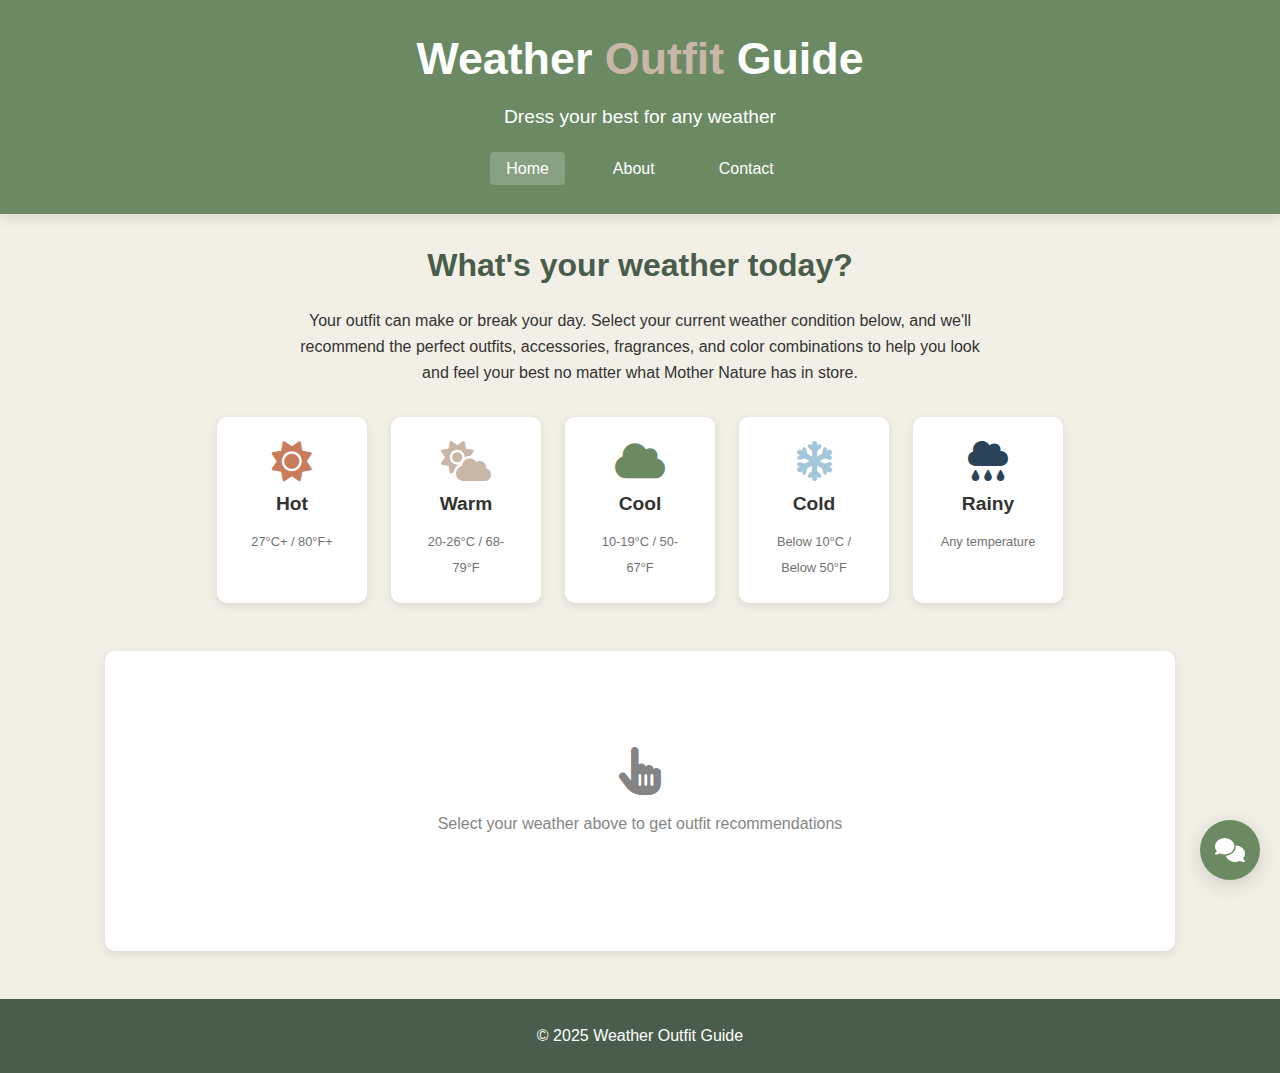
<file: index.html>
<!DOCTYPE html>
<html lang="en">
<head>
    <meta charset="UTF-8">
    <meta name="viewport" content="width=device-width, initial-scale=1.0">
    <title>Weather Outfit Guide</title>
    <link rel="stylesheet" href="styles.css">
    <link rel="stylesheet" href="https://cdnjs.cloudflare.com/ajax/libs/font-awesome/6.4.0/css/all.min.css">
    <link rel="icon" href="data:image/svg+xml,<svg xmlns=%22http://www.w3.org/2000/svg%22 viewBox=%220 0 100 100%22><text y=%22.9em%22 font-size=%2290%22>🌤️</text></svg>">
</head>
<body>
    <header>
        <div class="container">
            <h1>Weather <span>Outfit</span> Guide</h1>
            <p>Dress your best for any weather</p>
            <nav>
                <ul>
                    <li><a href="index.html" class="active">Home</a></li>
                    <li><a href="about.html">About</a></li>
                    <li><a href="contact.html">Contact</a></li>
                </ul>
            </nav>
        </div>
    </header>

    <main class="container">
        <section class="weather-input">
            <h2>What's your weather today?</h2>
            <p class="weather-description">
                Your outfit can make or break your day. Select your current weather condition below, and we'll recommend the perfect outfits, accessories, fragrances, and color combinations to help you look and feel your best no matter what Mother Nature has in store.
            </p>
            <div class="weather-options">
                <div class="weather-option" data-weather="hot">
                    <i class="fas fa-sun"></i>
                    <p>Hot</p>
                    <span class="temp-range">27°C+ / 80°F+</span>
                </div>
                <div class="weather-option" data-weather="warm">
                    <i class="fas fa-cloud-sun"></i>
                    <p>Warm</p>
                    <span class="temp-range">20-26°C / 68-79°F</span>
                </div>
                <div class="weather-option" data-weather="cool">
                    <i class="fas fa-cloud"></i>
                    <p>Cool</p>
                    <span class="temp-range">10-19°C / 50-67°F</span>
                </div>
                <div class="weather-option" data-weather="cold">
                    <i class="fas fa-snowflake"></i>
                    <p>Cold</p>
                    <span class="temp-range">Below 10°C / Below 50°F</span>
                </div>
                <div class="weather-option" data-weather="rainy">
                    <i class="fas fa-cloud-rain"></i>
                    <p>Rainy</p>
                    <span class="temp-range">Any temperature</span>
                </div>
            </div>
        </section>

        <section class="results" id="resultsSection">
            <div class="no-selection">
                <i class="fas fa-hand-pointer"></i>
                <p>Select your weather above to get outfit recommendations</p>
            </div>
            
            <!-- Results will be populated by JavaScript -->
        </section>
    </main>

    <footer>
        <div class="container">
            <p>&copy; 2025 Weather Outfit Guide</p>
        </div>
    </footer>

    <script src="script.js"></script>
    <script src="chatbot.js"></script>
</body>
</html>
</file>
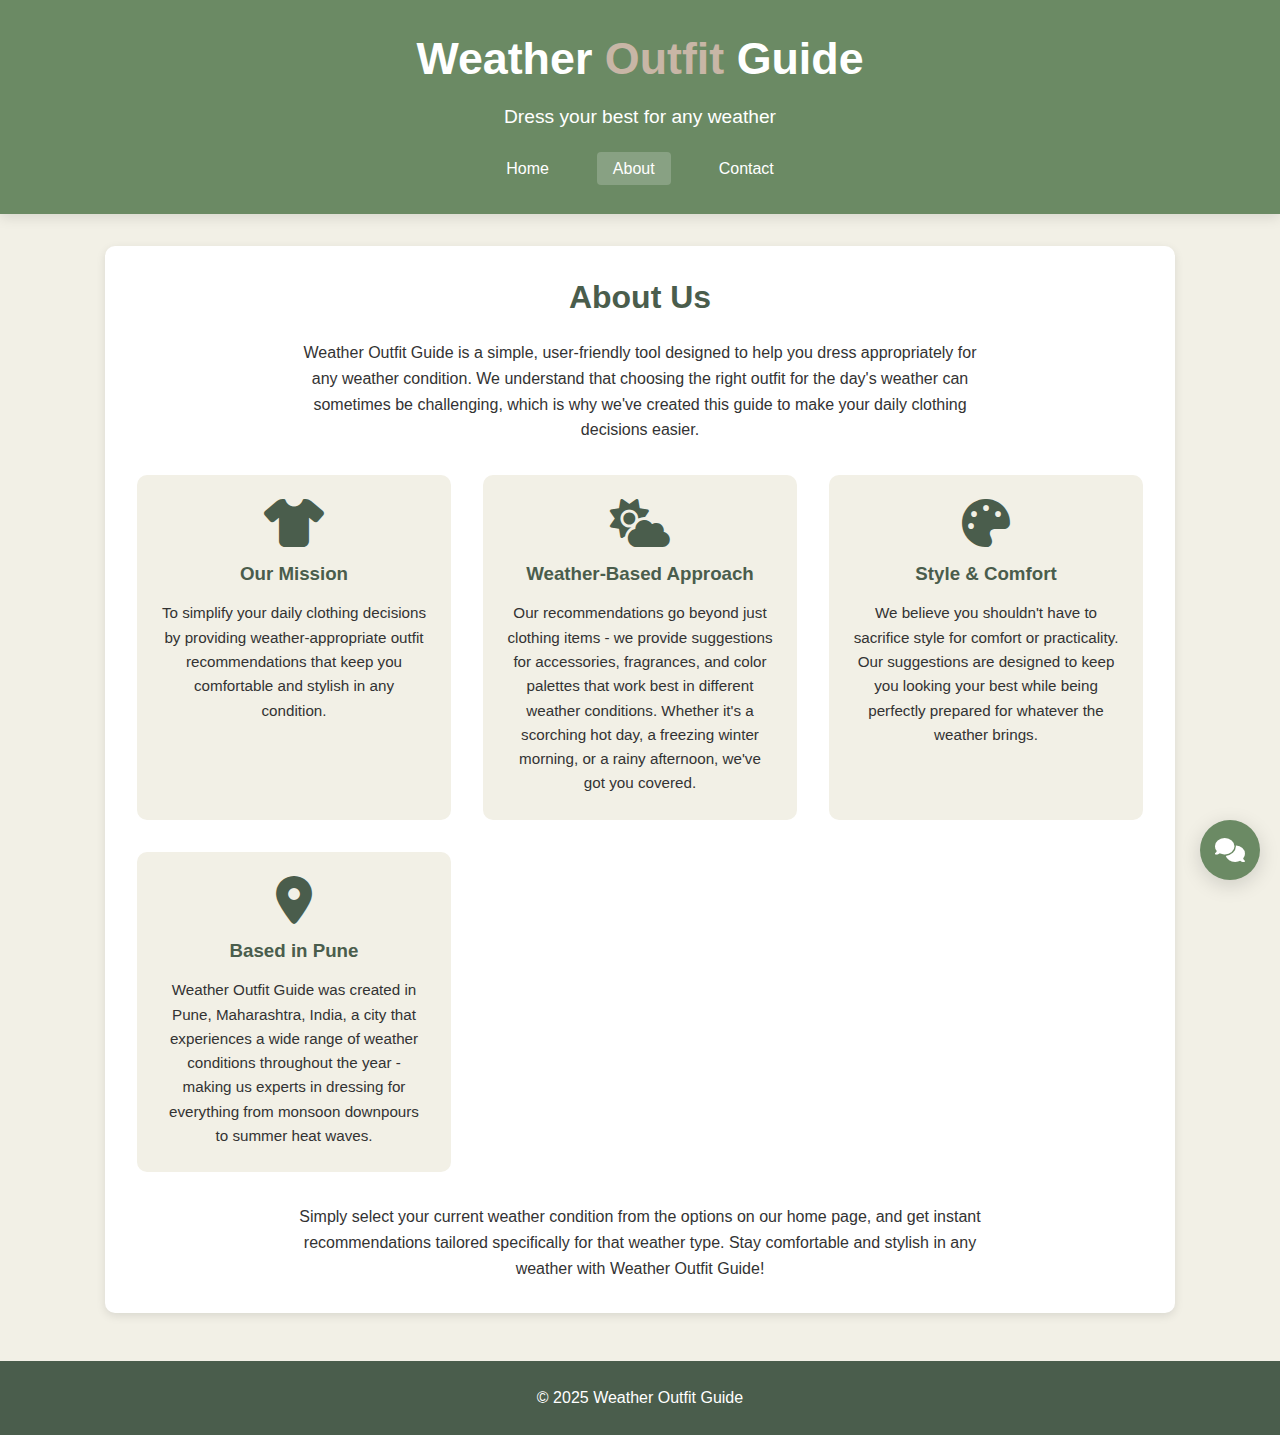
<file: about.html>
<!DOCTYPE html>
<html lang="en">
<head>
    <meta charset="UTF-8">
    <meta name="viewport" content="width=device-width, initial-scale=1.0">
    <title>About Us - Weather Outfit Guide</title>
    <link rel="stylesheet" href="styles.css">
    <link rel="stylesheet" href="https://cdnjs.cloudflare.com/ajax/libs/font-awesome/6.4.0/css/all.min.css">
    <link rel="icon" href="data:image/svg+xml,<svg xmlns=%22http://www.w3.org/2000/svg%22 viewBox=%220 0 100 100%22><text y=%22.9em%22 font-size=%2290%22>🌤️</text></svg>">
</head>
<body>
    <header>
        <div class="container">
            <h1>Weather <span>Outfit</span> Guide</h1>
            <p>Dress your best for any weather</p>
            <nav>
                <ul>
                    <li><a href="index.html">Home</a></li>
                    <li><a href="about.html" class="active">About</a></li>
                    <li><a href="contact.html">Contact</a></li>
                </ul>
            </nav>
        </div>
    </header>

    <main class="container">
        <section class="about-section">
            <h2>About Us</h2>
            <p class="weather-description">
                Weather Outfit Guide is a simple, user-friendly tool designed to help you dress appropriately for any weather condition. We understand that choosing the right outfit for the day's weather can sometimes be challenging, which is why we've created this guide to make your daily clothing decisions easier.
            </p>
            
            <div class="about-content">
                <div class="about-item">
                    <i class="fas fa-tshirt"></i>
                    <h3>Our Mission</h3>
                    <p>To simplify your daily clothing decisions by providing weather-appropriate outfit recommendations that keep you comfortable and stylish in any condition.</p>
                </div>
                
                <div class="about-item">
                    <i class="fas fa-cloud-sun"></i>
                    <h3>Weather-Based Approach</h3>
                    <p>Our recommendations go beyond just clothing items - we provide suggestions for accessories, fragrances, and color palettes that work best in different weather conditions. Whether it's a scorching hot day, a freezing winter morning, or a rainy afternoon, we've got you covered.</p>
                </div>
                
                <div class="about-item">
                    <i class="fas fa-palette"></i>
                    <h3>Style & Comfort</h3>
                    <p>We believe you shouldn't have to sacrifice style for comfort or practicality. Our suggestions are designed to keep you looking your best while being perfectly prepared for whatever the weather brings.</p>
                </div>
                
                <div class="about-item">
                    <i class="fas fa-map-marker-alt"></i>
                    <h3>Based in Pune</h3>
                    <p>Weather Outfit Guide was created in Pune, Maharashtra, India, a city that experiences a wide range of weather conditions throughout the year - making us experts in dressing for everything from monsoon downpours to summer heat waves.</p>
                </div>
            </div>
            
            <p class="weather-description">
                Simply select your current weather condition from the options on our home page, and get instant recommendations tailored specifically for that weather type. Stay comfortable and stylish in any weather with Weather Outfit Guide!
            </p>
        </section>
    </main>

    <footer>
        <div class="container">
            <p>&copy; 2025 Weather Outfit Guide</p>
        </div>
    </footer>

    <script src="script.js"></script>
    <script src="chatbot.js"></script>
</body>
</html>
</file>
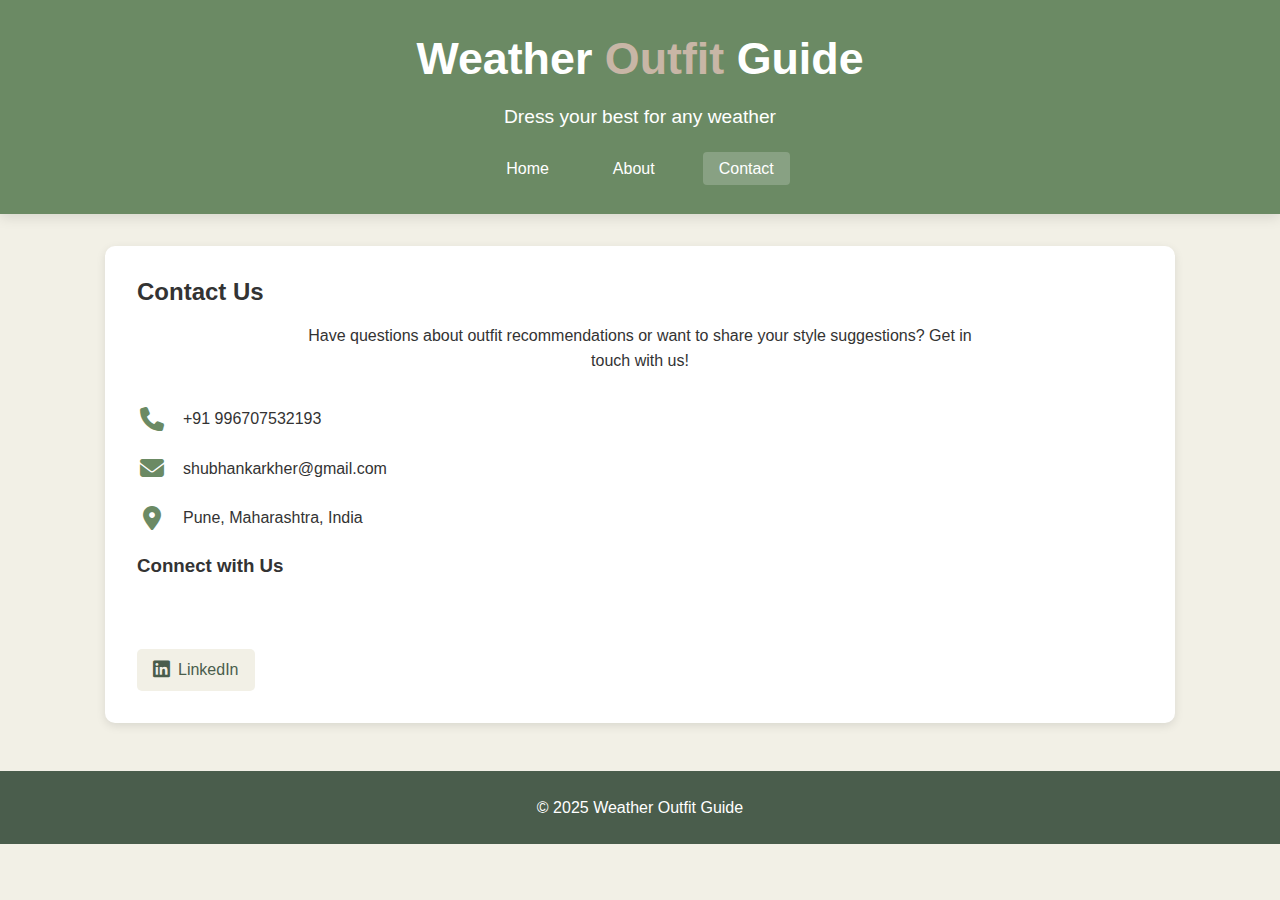
<file: contact.html>
<!DOCTYPE html>
<html lang="en">
<head>
    <meta charset="UTF-8">
    <meta name="viewport" content="width=device-width, initial-scale=1.0">
    <title>Contact Us - Weather Outfit Guide</title>
    <link rel="stylesheet" href="styles.css">
    <link rel="stylesheet" href="https://cdnjs.cloudflare.com/ajax/libs/font-awesome/6.4.0/css/all.min.css">
    <link rel="icon" href="data:image/svg+xml,<svg xmlns=%22http://www.w3.org/2000/svg%22 viewBox=%220 0 100 100%22><text y=%22.9em%22 font-size=%2290%22>🌤️</text></svg>">
</head>
<body>
    <header>
        <div class="container">
            <h1>Weather <span>Outfit</span> Guide</h1>
            <p>Dress your best for any weather</p>
            <nav>
                <ul>
                    <li><a href="index.html">Home</a></li>
                    <li><a href="about.html">About</a></li>
                    <li><a href="contact.html" class="active">Contact</a></li>
                </ul>
            </nav>
        </div>
    </header>

    <main class="container">
        <section class="contact-section">
            <h2>Contact Us</h2>
            <p class="weather-description">
                Have questions about outfit recommendations or want to share your style suggestions? Get in touch with us!
            </p>
            
            <div class="contact-info">
                <div class="contact-item">
                    <i class="fas fa-phone"></i>
                    <p>+91 996707532193</p>
                </div>
                <div class="contact-item">
                    <i class="fas fa-envelope"></i>
                    <p>shubhankarkher@gmail.com</p>
                </div>
                <div class="contact-item">
                    <i class="fas fa-map-marker-alt"></i>
                    <p>Pune, Maharashtra, India</p>
                </div>
                
                <h3>Connect with Us</h3>
                <div class="social-links">
                    <a href="https://www.linkedin.com/in/shubhankar-kher-a08920330" target="_blank" class="social-link">
                        <i class="fab fa-linkedin"></i>
                        <span>LinkedIn</span>
                    </a>
                </div>
            </div>
        </section>
    </main>

    <footer>
        <div class="container">
            <p>&copy; 2025 Weather Outfit Guide</p>
        </div>
    </footer>

    <script src="script.js"></script>
</body>
</html>
</file>
<file: styles.css>
/* Organic Color Palette */
:root {
    --sage-green: #6b8a64;  /* Darker sage green */
    --moss-green: #4a5d4c;  /* Darker moss green */
    --cream: #f2f0e6;
    --clay: #c8b6a6;
    --terracotta: #c87c5b;
    --sky-blue: #a3c6d8;
    --navy: #2a4359;
    --charcoal: #333333;
    --white: #ffffff;
}

/* Base Styles */
* {
    margin: 0;
    padding: 0;
    box-sizing: border-box;
}

body {
    font-family: 'Segoe UI', Tahoma, Geneva, Verdana, sans-serif;
    line-height: 1.6;
    color: var(--charcoal);
    background-color: var(--cream);
}

.container {
    width: 90%;
    max-width: 1100px;
    margin: 0 auto;
    padding: 0 15px;
}

h1, h2, h3 {
    margin-bottom: 1rem;
    line-height: 1.2;
}

a {
    text-decoration: none;
    color: var(--moss-green);
    transition: color 0.3s ease;
}

a:hover {
    color: var(--terracotta);
}

img {
    max-width: 100%;
    display: block;
}

/* Header & Navigation */
header {
    background-color: var(--sage-green);
    color: var(--white);
    padding: 2rem 0;
    text-align: center;
    margin-bottom: 2rem;
    box-shadow: 0 4px 12px rgba(0, 0, 0, 0.1);
}

header h1 {
    font-size: 2.8rem;
}

header h1 span {
    color: var(--clay);
}

header p {
    font-size: 1.2rem;
    margin-top: 0.5rem;
}

nav {
    display: flex;
    justify-content: center;
    margin-top: 1.5rem;
}

nav ul {
    display: flex;
    list-style: none;
    gap: 2rem;
}

nav a {
    color: var(--white);
    font-weight: 500;
    padding: 0.5rem 1rem;
    border-radius: 4px;
    transition: all 0.3s ease;
}

nav a:hover, nav a.active {
    background-color: rgba(255, 255, 255, 0.2);
}

/* Weather Options */
.weather-input {
    margin-bottom: 3rem;
}

.weather-input h2 {
    text-align: center;
    color: var(--moss-green);
    margin-bottom: 1.5rem;
    font-size: 2rem;
}

.weather-description {
    text-align: center;
    max-width: 700px;
    margin: 0 auto 2rem;
    color: var(--charcoal);
}

.weather-options {
    display: flex;
    flex-wrap: wrap;
    justify-content: center;
    gap: 1.5rem;
}

.weather-option {
    background-color: var(--white);
    border-radius: 10px;
    padding: 1.5rem;
    width: 150px;
    text-align: center;
    box-shadow: 0 3px 10px rgba(0, 0, 0, 0.1);
    cursor: pointer;
    transition: all 0.3s ease;
}

.weather-option:hover {
    transform: translateY(-5px);
    box-shadow: 0 5px 15px rgba(0, 0, 0, 0.1);
}

.weather-option.selected {
    background-color: var(--moss-green);
    color: var(--white);
}

.weather-option i {
    font-size: 2.5rem;
    margin-bottom: 0.5rem;
}

.weather-option p {
    font-size: 1.2rem;
    font-weight: 600;
    margin-bottom: 0.5rem;
}

.weather-option .temp-range {
    font-size: 0.8rem;
    color: var(--charcoal);
    opacity: 0.7;
}

.weather-option.selected .temp-range {
    color: var(--white);
    opacity: 0.9;
}

/* Weather-specific colors */
.weather-option[data-weather="hot"] i {
    color: var(--terracotta);
}

.weather-option[data-weather="warm"] i {
    color: var(--clay);
}

.weather-option[data-weather="cool"] i {
    color: var(--sage-green);
}

.weather-option[data-weather="cold"] i {
    color: var(--sky-blue);
}

.weather-option[data-weather="rainy"] i {
    color: var(--navy);
}

.weather-option.selected i {
    color: var(--white);
}

/* Results Section */
.results {
    background-color: var(--white);
    border-radius: 10px;
    padding: 2rem;
    margin-bottom: 3rem;
    box-shadow: 0 3px 10px rgba(0, 0, 0, 0.1);
    min-height: 300px;
}

.no-selection {
    text-align: center;
    color: var(--charcoal);
    opacity: 0.6;
    margin: 4rem 0;
}

.no-selection i {
    font-size: 3rem;
    margin-bottom: 1rem;
}

.result-content {
    display: flex;
    flex-direction: column;
    gap: 2rem;
}

.result-header {
    text-align: center;
    margin-bottom: 1rem;
    border-bottom: 2px solid var(--sage-green);
    padding-bottom: 1rem;
}

.result-header h3 {
    font-size: 1.8rem;
    color: var(--moss-green);
}

.outfit-suggestion {
    margin-bottom: 2rem;
}

.outfit-suggestion h4, .accessories-suggestion h4, .fragrance-suggestion h4, .color-suggestions h4 {
    color: var(--sage-green);
    margin-bottom: 1rem;
    font-size: 1.3rem;
    border-bottom: 1px solid var(--cream);
    padding-bottom: 0.5rem;
}

.outfit-suggestion h5, .accessories-suggestion h5, .fragrance-suggestion h5 {
    margin: 1rem 0 0.5rem;
    color: var(--moss-green);
}

.outfit-items, .accessories-items, .fragrance-items {
    display: flex;
    flex-wrap: wrap;
    gap: 1rem;
    margin-bottom: 1.5rem;
}

.outfit-item, .accessory-item, .fragrance-item {
    background-color: var(--cream);
    border-radius: 5px;
    padding: 0.5rem 1rem;
    font-weight: 500;
}

.color-suggestions h4 {
    color: var(--sage-green);
    margin-bottom: 1rem;
    font-size: 1.3rem;
}

.color-palette {
    display: flex;
    flex-wrap: wrap;
    gap: 1rem;
    margin-bottom: 1.5rem;
}

.color-sample {
    height: 40px;
    width: 40px;
    border-radius: 50%;
    display: inline-block;
    box-shadow: 0 2px 5px rgba(0, 0, 0, 0.1);
    cursor: pointer;
    transition: all 0.3s ease;
}

.color-sample:hover {
    transform: scale(1.2);
}

.color-sample.expanded {
    height: 80px;
    width: 80px;
    border-radius: 8px;
    position: relative;
}

.color-name {
    position: absolute;
    bottom: -25px;
    left: 0;
    right: 0;
    text-align: center;
    font-size: 12px;
    color: var(--charcoal);
}

.tips-list {
    list-style-position: inside;
    margin-left: 1rem;
}

.tips-list li {
    margin-bottom: 0.5rem;
}

/* About Section */
.about-section {
    background-color: var(--white);
    border-radius: 10px;
    padding: 2rem;
    margin-bottom: 3rem;
    box-shadow: 0 3px 10px rgba(0, 0, 0, 0.1);
}

.about-section h2 {
    text-align: center;
    color: var(--moss-green);
    margin-bottom: 1.5rem;
    font-size: 2rem;
}

.about-section p {
    margin-bottom: 1.5rem;
}

.about-section p:last-child {
    margin-bottom: 0;
}

.about-content {
    display: grid;
    grid-template-columns: repeat(auto-fit, minmax(300px, 1fr));
    gap: 2rem;
    margin: 2rem 0;
}

.about-item {
    text-align: center;
    padding: 1.5rem;
    background-color: var(--cream);
    border-radius: 10px;
    transition: transform 0.3s ease;
}

.about-item:hover {
    transform: translateY(-5px);
}

.about-item i {
    font-size: 3rem;
    color: var(--moss-green);
    margin-bottom: 1rem;
}

.about-item h3 {
    color: var(--moss-green);
    margin-bottom: 1rem;
}

.about-item p {
    font-size: 0.95rem;
    margin-bottom: 0;
}

/* Contact Page */
.contact-section {
    background-color: var(--white);
    border-radius: 10px;
    padding: 2rem;
    margin-bottom: 3rem;
    box-shadow: 0 3px 10px rgba(0, 0, 0, 0.1);
}

.contact-info {
    display: flex;
    flex-direction: column;
    gap: 1.5rem;
}

.contact-item {
    display: flex;
    align-items: center;
    gap: 1rem;
}

.contact-item i {
    font-size: 1.5rem;
    color: var(--sage-green);
    width: 30px;
    text-align: center;
}

.social-links {
    display: flex;
    gap: 2rem;
    margin-top: 2rem;
}

.social-link {
    display: flex;
    align-items: center;
    gap: 0.5rem;
    padding: 0.5rem 1rem;
    background-color: var(--cream);
    border-radius: 5px;
    transition: all 0.3s ease;
}

.social-link:hover {
    background-color: var(--sage-green);
    color: var(--white);
}

.social-link i {
    font-size: 1.2rem;
}

/* Footer */
footer {
    background-color: var(--moss-green);
    color: var(--white);
    text-align: center;
    padding: 1.5rem 0;
    margin-top: 2rem;
}

/* Responsive */
@media (max-width: 768px) {
    nav ul {
        gap: 1rem;
    }
}

@media (max-width: 600px) {
    .weather-option {
        width: 120px;
        padding: 1rem;
    }
    
    .weather-option i {
        font-size: 2rem;
    }
    
    .outfit-items, .accessories-items, .fragrance-items {
        flex-direction: column;
    }
    
    .results {
        padding: 1.5rem;
    }
    
    nav ul {
        flex-direction: column;
        gap: 0.5rem;
    }
}

/* Loading Animation */
.loading {
    display: flex;
    justify-content: center;
    align-items: center;
    padding: 2rem;
}

.loading-spinner {
    width: 50px;
    height: 50px;
    border: 5px solid var(--cream);
    border-top: 5px solid var(--moss-green);
    border-radius: 50%;
    animation: spin 1s linear infinite;
}

@keyframes spin {
    0% { transform: rotate(0deg); }
    100% { transform: rotate(360deg); }
}

/* Chatbot Styles */
.chatbot-container {
    position: fixed;
    bottom: 20px;
    right: 20px;
    width: 350px;
    height: 500px;
    background-color: var(--white);
    border-radius: 10px;
    box-shadow: 0 5px 20px rgba(0, 0, 0, 0.15);
    display: none;
    flex-direction: column;
    z-index: 1000;
    overflow: hidden;
}

.chatbot-header {
    background-color: var(--sage-green);
    color: var(--white);
    padding: 15px;
    display: flex;
    justify-content: space-between;
    align-items: center;
}

.chatbot-header h3 {
    margin: 0;
    font-size: 1.2rem;
}

.minimize-btn {
    background: none;
    border: none;
    color: var(--white);
    cursor: pointer;
    font-size: 1.2rem;
}

.chatbot-messages {
    flex-grow: 1;
    padding: 15px;
    overflow-y: auto;
    display: flex;
    flex-direction: column;
    gap: 10px;
}

.message {
    max-width: 80%;
    padding: 10px 15px;
    border-radius: 15px;
    margin-bottom: 5px;
}

.bot-message {
    align-self: flex-start;
    background-color: var(--cream);
    color: var(--charcoal);
}

.user-message {
    align-self: flex-end;
    background-color: var(--sage-green);
    color: var(--white);
}

.chatbot-input {
    padding: 15px;
    border-top: 1px solid var(--cream);
    display: flex;
    gap: 10px;
}

.chatbot-input input {
    flex-grow: 1;
    padding: 10px;
    border: 1px solid var(--cream);
    border-radius: 20px;
    outline: none;
}

.chatbot-input input:focus {
    border-color: var(--sage-green);
}

.send-btn {
    background-color: var(--sage-green);
    color: var(--white);
    border: none;
    border-radius: 50%;
    width: 40px;
    height: 40px;
    cursor: pointer;
    display: flex;
    align-items: center;
    justify-content: center;
    transition: background-color 0.3s ease;
}

.send-btn:hover {
    background-color: var(--moss-green);
}

.chatbot-toggle {
    position: fixed;
    bottom: 20px;
    right: 20px;
    width: 60px;
    height: 60px;
    background-color: var(--sage-green);
    color: var(--white);
    border: none;
    border-radius: 50%;
    cursor: pointer;
    display: flex;
    align-items: center;
    justify-content: center;
    font-size: 1.5rem;
    box-shadow: 0 5px 20px rgba(0, 0, 0, 0.15);
    transition: transform 0.3s ease;
    z-index: 1000;
}

.chatbot-toggle:hover {
    transform: scale(1.1);
}

@media (max-width: 600px) {
    .chatbot-container {
        width: calc(100% - 40px);
        height: calc(100% - 100px);
        bottom: 80px;
    }
}
</file>
